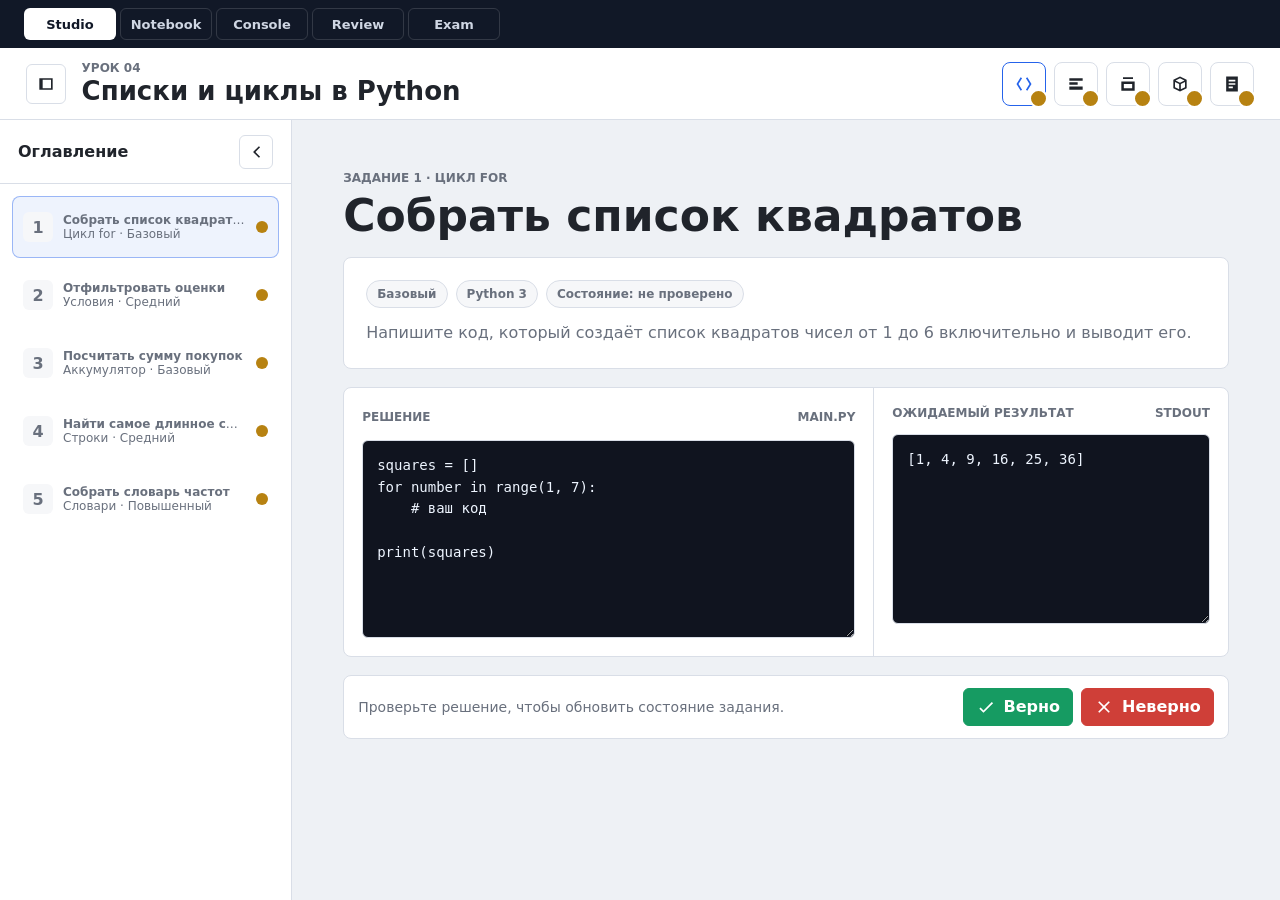
<file: examples/design-test-02/index.html>
<!doctype html>
<html lang="ru">
  <head>
    <meta charset="utf-8" />
    <meta name="viewport" content="width=device-width, initial-scale=1" />
    <title>Python Practice Layouts</title>
    <link rel="stylesheet" href="./styles.css" />
  </head>
  <body>
    <div class="variant-shell" aria-label="Варианты страницы практики">
      <div class="variant-switcher" role="tablist" aria-label="Варианты дизайна">
        <button class="variant-tab is-active" type="button" data-variant="studio" role="tab" aria-selected="true">Studio</button>
        <button class="variant-tab" type="button" data-variant="notebook" role="tab" aria-selected="false">Notebook</button>
        <button class="variant-tab" type="button" data-variant="console" role="tab" aria-selected="false">Console</button>
        <button class="variant-tab" type="button" data-variant="review" role="tab" aria-selected="false">Review</button>
        <button class="variant-tab" type="button" data-variant="exam" role="tab" aria-selected="false">Exam</button>
      </div>

      <section class="practice-app variant-studio" data-current-variant="studio">
        <header class="lesson-header">
          <button class="sidebar-toggle" type="button" aria-label="Скрыть или открыть оглавление">
            <svg viewBox="0 0 24 24" aria-hidden="true"><path d="M4 5h16v14H4V5Zm4 2v10h10V7H8Z" /></svg>
          </button>
          <div class="lesson-title">
            <span>Урок 04</span>
            <h1>Списки и циклы в Python</h1>
          </div>
          <nav class="task-icon-nav" aria-label="Задания урока"></nav>
        </header>

        <aside class="task-sidebar">
          <div class="sidebar-head">
            <h2>Оглавление</h2>
            <button class="sidebar-toggle compact" type="button" aria-label="Скрыть или открыть оглавление">
              <svg viewBox="0 0 24 24" aria-hidden="true"><path d="m15.5 5-7 7 7 7 1.4-1.4L11.3 12l5.6-5.6L15.5 5Z" /></svg>
            </button>
          </div>
          <ol class="task-list"></ol>
        </aside>

        <main class="task-main">
          <div class="task-kicker"></div>
          <h2 class="active-title"></h2>
          <div class="task-content"></div>
        </main>
      </section>
    </div>

    <script src="./script.js"></script>
  </body>
</html>
</file>
<file: examples/design-test-02/styles.css>
:root {
  --bg: #eef1f5;
  --surface: #ffffff;
  --surface-2: #f6f7f9;
  --text: #20242b;
  --muted: #69707d;
  --line: #d9dee7;
  --accent: #2563eb;
  --accent-2: #14b8a6;
  --ok: #169b62;
  --bad: #cf3f38;
  --warn: #b78211;
  --shadow: 0 18px 45px rgba(22, 31, 49, 0.14);
  color-scheme: light;
  font-family:
    Inter, ui-sans-serif, system-ui, -apple-system, BlinkMacSystemFont, "Segoe UI",
    sans-serif;
}

* {
  box-sizing: border-box;
}

body {
  margin: 0;
  min-height: 100vh;
  background: var(--bg);
  color: var(--text);
}

button,
textarea {
  font: inherit;
}

button {
  cursor: pointer;
}

.variant-shell {
  min-height: 100vh;
  display: grid;
  grid-template-rows: auto 1fr;
}

.variant-switcher {
  min-height: 48px;
  display: flex;
  gap: 4px;
  align-items: center;
  padding: 8px clamp(12px, 2vw, 24px);
  background: #111827;
  overflow-x: auto;
}

.variant-tab {
  min-width: 92px;
  min-height: 32px;
  border: 1px solid rgba(255, 255, 255, 0.14);
  border-radius: 6px;
  background: transparent;
  color: #cfd6e3;
  font-size: 13px;
  font-weight: 700;
}

.variant-tab.is-active {
  background: #ffffff;
  color: #111827;
}

.practice-app {
  min-height: calc(100vh - 48px);
  display: grid;
  grid-template-columns: 292px minmax(0, 1fr);
  grid-template-rows: 72px minmax(0, 1fr);
  background: var(--bg);
}

.lesson-header {
  grid-column: 1 / -1;
  display: grid;
  grid-template-columns: auto minmax(190px, 1fr) auto;
  align-items: center;
  gap: 16px;
  padding: 0 clamp(14px, 2vw, 28px);
  border-bottom: 1px solid var(--line);
  background: var(--surface);
  z-index: 2;
}

.sidebar-toggle,
.task-btn,
.check-btn {
  display: inline-grid;
  place-items: center;
  border: 1px solid var(--line);
  background: var(--surface);
  color: var(--text);
  transition:
    background 160ms ease,
    border-color 160ms ease,
    color 160ms ease,
    transform 160ms ease;
}

.sidebar-toggle {
  width: 40px;
  height: 40px;
  border-radius: 6px;
}

.sidebar-toggle:hover,
.task-btn:hover {
  transform: translateY(-1px);
}

svg {
  width: 20px;
  height: 20px;
  fill: currentColor;
}

.lesson-title {
  min-width: 0;
}

.lesson-title span,
.task-kicker {
  display: block;
  color: var(--muted);
  font-size: 12px;
  font-weight: 800;
  letter-spacing: 0;
  text-transform: uppercase;
}

.lesson-title h1 {
  margin: 2px 0 0;
  overflow: hidden;
  font-size: clamp(18px, 2.2vw, 26px);
  line-height: 1.1;
  text-overflow: ellipsis;
  white-space: nowrap;
}

.task-icon-nav {
  display: flex;
  gap: 8px;
  justify-content: flex-end;
  overflow-x: auto;
  padding: 6px 0;
}

.task-btn {
  position: relative;
  width: 44px;
  height: 44px;
  flex: 0 0 44px;
  border-radius: 8px;
}

.task-btn::after {
  position: absolute;
  right: -3px;
  bottom: -3px;
  width: 15px;
  height: 15px;
  display: grid;
  place-items: center;
  border: 2px solid var(--surface);
  border-radius: 50%;
  background: var(--muted);
  color: #fff;
  font-size: 10px;
  font-weight: 900;
  content: "";
}

.task-btn.is-active {
  border-color: var(--accent);
  color: var(--accent);
}

.task-btn[data-status="correct"]::after {
  background: var(--ok);
  content: "✓";
}

.task-btn[data-status="wrong"]::after {
  background: var(--bad);
  content: "!";
}

.task-btn[data-status="pending"]::after {
  background: var(--warn);
}

.task-sidebar {
  min-width: 0;
  border-right: 1px solid var(--line);
  background: var(--surface);
  overflow: hidden auto;
}

.sidebar-head {
  height: 64px;
  display: flex;
  align-items: center;
  justify-content: space-between;
  gap: 12px;
  padding: 0 18px;
  border-bottom: 1px solid var(--line);
}

.sidebar-head h2 {
  margin: 0;
  font-size: 16px;
}

.compact {
  width: 34px;
  height: 34px;
}

.task-list {
  display: grid;
  gap: 6px;
  margin: 0;
  padding: 12px;
  list-style: none;
  counter-reset: task;
}

.toc-item {
  counter-increment: task;
}

.toc-button {
  width: 100%;
  min-height: 62px;
  display: grid;
  grid-template-columns: 30px minmax(0, 1fr) auto;
  align-items: center;
  gap: 10px;
  padding: 10px;
  border: 1px solid transparent;
  border-radius: 8px;
  background: transparent;
  color: var(--text);
  text-align: left;
}

.toc-button::before {
  content: counter(task);
  width: 30px;
  height: 30px;
  display: grid;
  place-items: center;
  border-radius: 6px;
  background: var(--surface-2);
  color: var(--muted);
  font-weight: 800;
}

.toc-button strong,
.toc-button span {
  min-width: 0;
  overflow: hidden;
  text-overflow: ellipsis;
  white-space: nowrap;
}

.toc-button span {
  color: var(--muted);
  font-size: 12px;
}

.toc-status {
  width: 12px;
  height: 12px;
  border-radius: 50%;
  background: var(--warn);
}

.toc-button[data-status="correct"] .toc-status {
  background: var(--ok);
}

.toc-button[data-status="wrong"] .toc-status {
  background: var(--bad);
}

.toc-button.is-active {
  border-color: color-mix(in srgb, var(--accent) 42%, transparent);
  background: color-mix(in srgb, var(--accent) 8%, var(--surface));
}

.task-main {
  min-width: 0;
  overflow: auto;
  padding: clamp(20px, 4vw, 52px);
}

.task-kicker {
  margin-bottom: 8px;
}

.active-title {
  margin: 0 0 18px;
  font-size: clamp(24px, 3.8vw, 44px);
  line-height: 1.05;
}

.task-content {
  max-width: 980px;
  display: grid;
  gap: 18px;
}

.prompt-band,
.workbench,
.result-row {
  background: var(--surface);
  border: 1px solid var(--line);
  border-radius: 8px;
}

.prompt-band {
  display: grid;
  gap: 12px;
  padding: 22px;
}

.prompt-band p {
  margin: 0;
  color: var(--muted);
  font-size: 16px;
  line-height: 1.6;
}

.task-meta {
  display: flex;
  flex-wrap: wrap;
  gap: 8px;
}

.chip {
  min-height: 28px;
  display: inline-flex;
  align-items: center;
  border: 1px solid var(--line);
  border-radius: 999px;
  padding: 4px 10px;
  background: var(--surface-2);
  color: var(--muted);
  font-size: 12px;
  font-weight: 800;
}

.workbench {
  display: grid;
  grid-template-columns: minmax(0, 1.2fr) minmax(240px, 0.8fr);
  overflow: hidden;
}

.editor-zone,
.expected-zone {
  min-width: 0;
  padding: 18px;
}

.editor-zone {
  display: grid;
  gap: 12px;
  border-right: 1px solid var(--line);
}

.panel-title {
  display: flex;
  align-items: center;
  justify-content: space-between;
  gap: 10px;
  color: var(--muted);
  font-size: 12px;
  font-weight: 800;
  text-transform: uppercase;
}

.code-input,
.expected-output {
  width: 100%;
  min-height: 190px;
  border: 1px solid var(--line);
  border-radius: 6px;
  padding: 14px;
  background: #10141f;
  color: #eef5ff;
  font-family: "Cascadia Code", Consolas, monospace;
  font-size: 14px;
  line-height: 1.55;
  resize: vertical;
}

.expected-output {
  overflow: auto;
  white-space: pre-wrap;
}

.result-row {
  min-height: 58px;
  display: flex;
  align-items: center;
  justify-content: space-between;
  gap: 12px;
  padding: 12px 14px;
}

.result-text {
  color: var(--muted);
  font-size: 14px;
}

.check-actions {
  display: flex;
  gap: 8px;
  flex-wrap: wrap;
}

.check-btn {
  min-height: 38px;
  grid-auto-flow: column;
  gap: 8px;
  border-radius: 6px;
  padding: 0 12px;
  font-weight: 800;
}

.check-btn.correct {
  background: var(--ok);
  border-color: var(--ok);
  color: #fff;
}

.check-btn.wrong {
  background: var(--bad);
  border-color: var(--bad);
  color: #fff;
}

.practice-app.is-sidebar-closed {
  grid-template-columns: 0 minmax(0, 1fr);
}

.practice-app.is-sidebar-closed .task-sidebar {
  border-right: 0;
}

.practice-app.is-sidebar-closed .task-sidebar > * {
  visibility: hidden;
}

.variant-notebook {
  --bg: #f7f2e8;
  --surface: #fffaf0;
  --surface-2: #f0eadb;
  --text: #29241d;
  --muted: #726858;
  --line: #dacdb9;
  --accent: #087f8c;
  --accent-2: #d97706;
  --shadow: none;
}

.variant-notebook .lesson-header,
.variant-notebook .task-sidebar,
.variant-notebook .prompt-band,
.variant-notebook .workbench,
.variant-notebook .result-row {
  box-shadow: none;
}

.variant-notebook .task-main {
  background-image:
    linear-gradient(var(--line) 1px, transparent 1px),
    linear-gradient(90deg, rgba(8, 127, 140, 0.16) 1px, transparent 1px);
  background-size:
    100% 32px,
    32px 100%;
}

.variant-console {
  --bg: #0c1117;
  --surface: #121a24;
  --surface-2: #1a2532;
  --text: #e7edf4;
  --muted: #8da0b3;
  --line: #263546;
  --accent: #34d399;
  --accent-2: #60a5fa;
  --shadow: none;
  color-scheme: dark;
}

.variant-console .lesson-header {
  border-bottom-color: #2d4055;
}

.variant-console .active-title {
  font-family: "Cascadia Code", Consolas, monospace;
}

.variant-console .prompt-band {
  border-left: 4px solid var(--accent);
}

.variant-console .code-input,
.variant-console .expected-output {
  background: #05080d;
}

.variant-review {
  --bg: #edf4f7;
  --surface: #ffffff;
  --surface-2: #eef6f8;
  --text: #17212a;
  --muted: #5d6d7b;
  --line: #cad8df;
  --accent: #0f766e;
  --accent-2: #db2777;
}

.variant-review .task-main {
  padding-top: 28px;
}

.variant-review .task-content {
  max-width: none;
}

.variant-review .workbench {
  grid-template-columns: minmax(260px, 0.9fr) minmax(0, 1.1fr);
}

.variant-review .expected-zone {
  background: var(--surface-2);
}

.variant-exam {
  --bg: #f4f6f8;
  --surface: #ffffff;
  --surface-2: #f3f5f7;
  --text: #151922;
  --muted: #687180;
  --line: #d7dde4;
  --accent: #9f1239;
  --accent-2: #1d4ed8;
}

.variant-exam .practice-app,
.variant-exam {
  background:
    linear-gradient(90deg, rgba(159, 18, 57, 0.04) 0 50%, transparent 50% 100%),
    var(--bg);
  background-size: 24px 24px;
}

.variant-exam .lesson-header {
  border-top: 4px solid var(--accent);
}

.variant-exam .toc-button {
  min-height: 54px;
  border-radius: 4px;
}

.variant-exam .prompt-band,
.variant-exam .workbench,
.variant-exam .result-row,
.variant-exam .task-btn,
.variant-exam .sidebar-toggle,
.variant-exam .check-btn {
  border-radius: 4px;
}

@media (max-width: 820px) {
  .practice-app {
    grid-template-columns: minmax(0, 1fr);
    grid-template-rows: auto auto minmax(0, 1fr);
  }

  .lesson-header {
    grid-template-columns: auto minmax(0, 1fr);
    min-height: 72px;
  }

  .task-icon-nav {
    grid-column: 1 / -1;
    justify-content: flex-start;
    padding-bottom: 10px;
  }

  .task-sidebar {
    grid-column: 1;
    max-height: 235px;
    border-right: 0;
    border-bottom: 1px solid var(--line);
  }

  .task-main {
    padding: 20px 14px 28px;
  }

  .workbench,
  .variant-review .workbench {
    grid-template-columns: 1fr;
  }

  .editor-zone {
    border-right: 0;
    border-bottom: 1px solid var(--line);
  }

  .practice-app.is-sidebar-closed {
    grid-template-columns: minmax(0, 1fr);
    grid-template-rows: auto 0 minmax(0, 1fr);
  }

  .practice-app.is-sidebar-closed .task-sidebar {
    max-height: 0;
    border-bottom: 0;
  }
}

@media (max-width: 520px) {
  .variant-tab {
    min-width: 78px;
  }

  .lesson-title h1 {
    white-space: normal;
  }

  .result-row {
    align-items: stretch;
    flex-direction: column;
  }

  .check-actions {
    display: grid;
    grid-template-columns: 1fr 1fr;
  }
}
</file>
